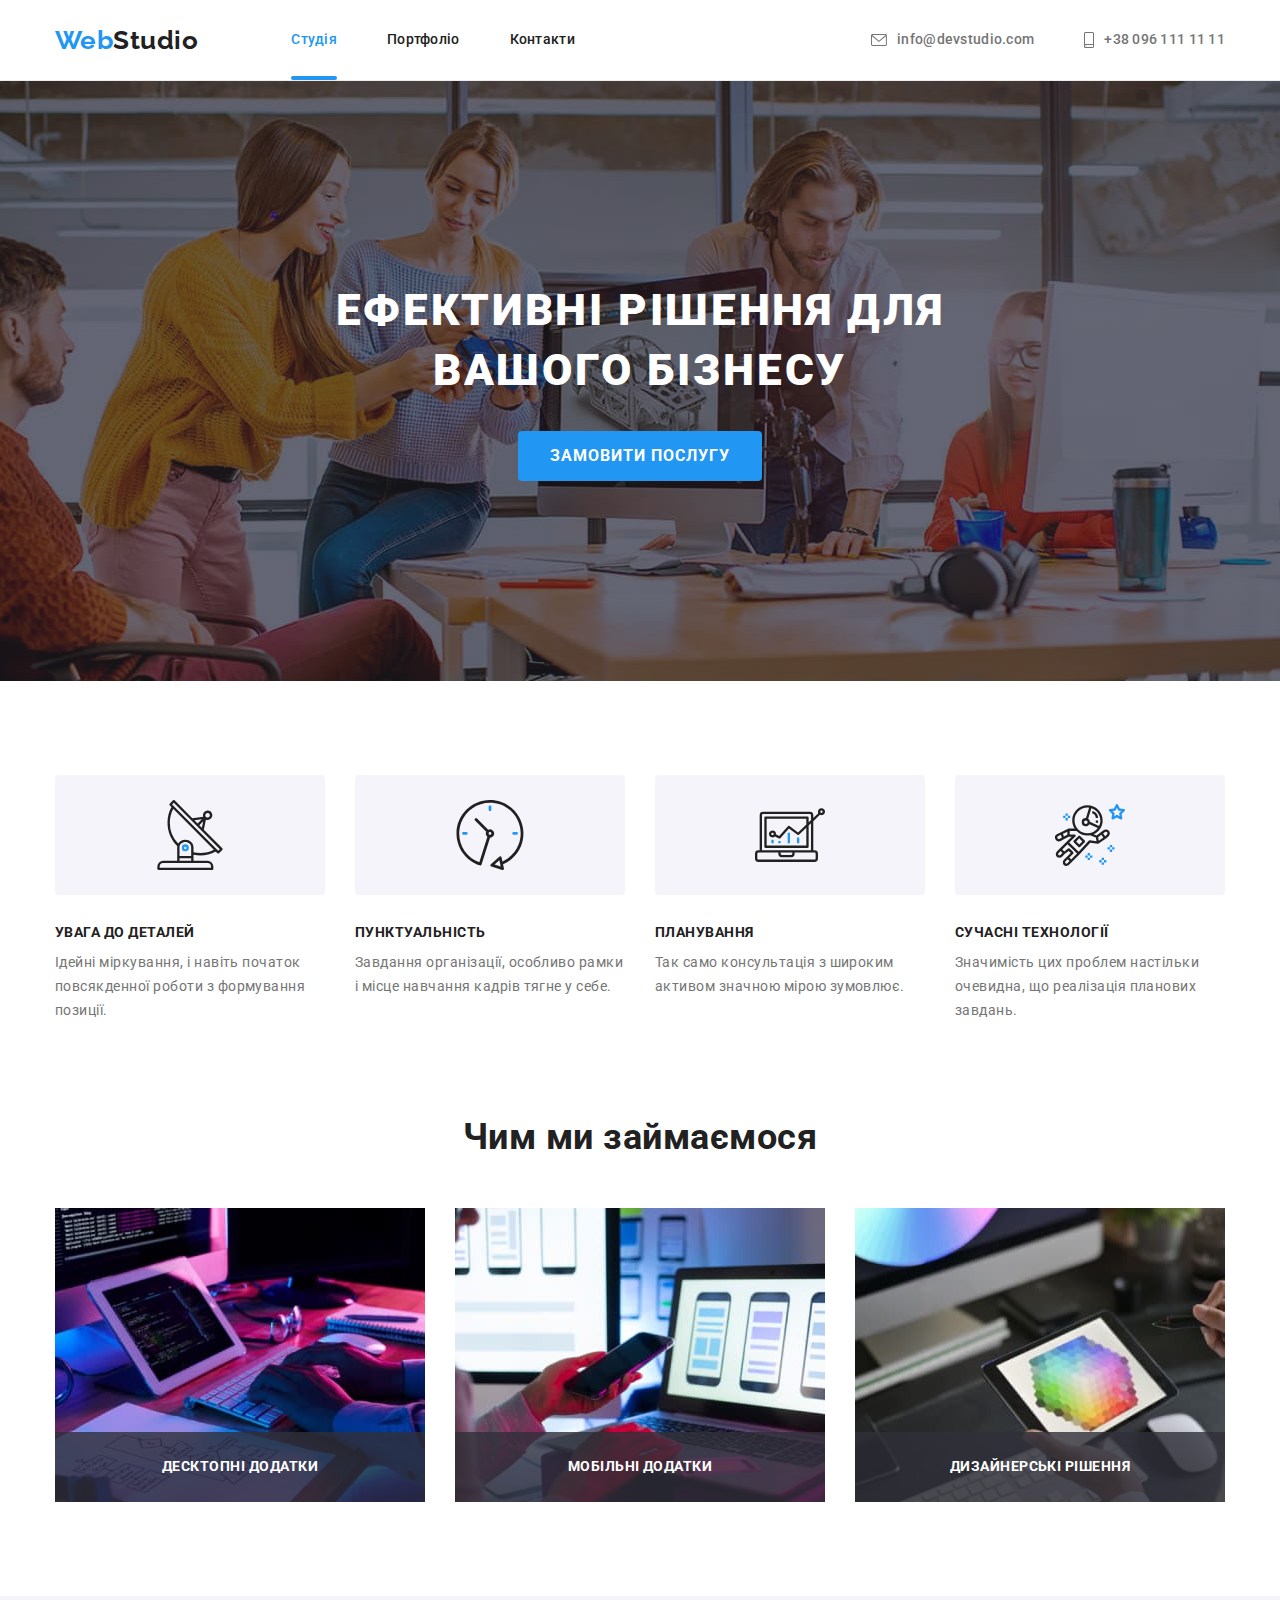
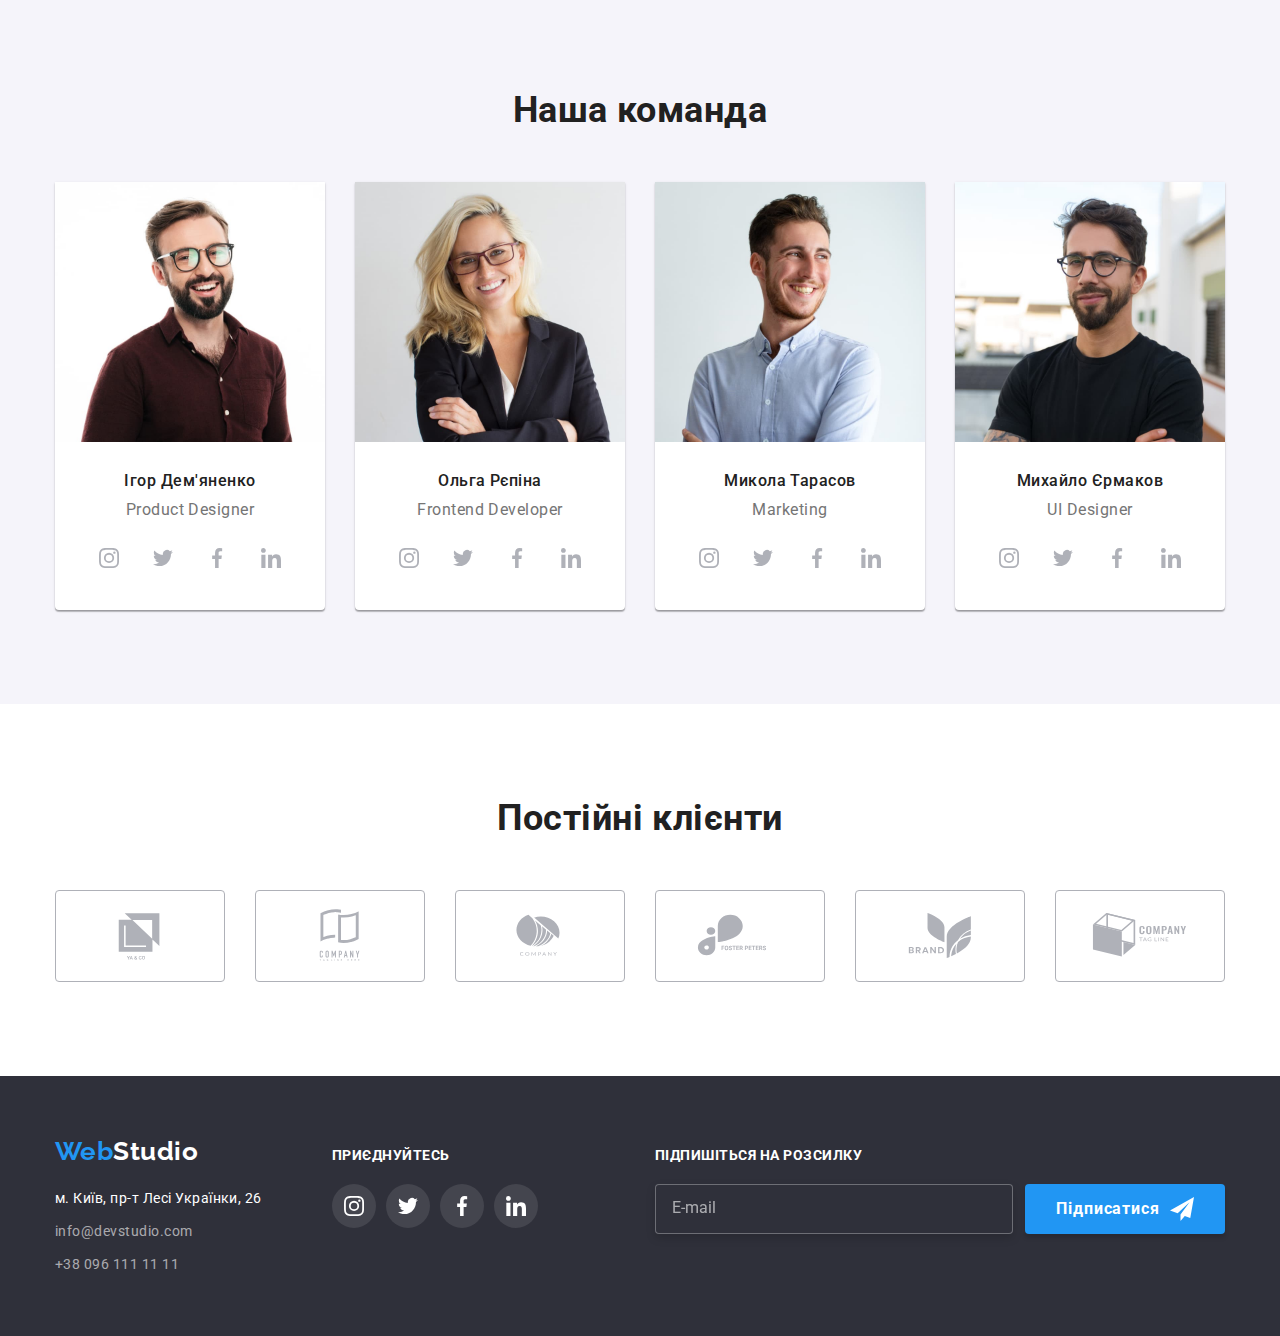
<file: index.html>
<!DOCTYPE html>
<html lang="uk">
  <head>
    <meta charset="UTF-8" />
    <meta http-equiv="X-UA-Compatible" content="IE=edge" />
    <meta name="viewport" content="width=device-width, initial-scale=1.0" />
    <title>Document</title>
    <link rel="preconnect" href="https://fonts.googleapis.com" />
    <link rel="preconnect" href="https://fonts.gstatic.com" crossorigin />
    <link
      rel="stylesheet"
      href="https://cdnjs.cloudflare.com/ajax/libs/modern-normalize/1.1.0/modern-normalize.min.css"
    />
    <link rel="stylesheet" href="./css/main.min.css" />
  </head>
  <body>
    <header class="page-header">
      <div class="page-header__container container">
        <nav class="logo">
          <a class="logo__link link" href="./index.html"
            >Web<span class="logo-header logo">Studio</span>
          </a>
          <ul class="navigation nav list">
            <li class="navigation__item">
              <a
                href="./index.html"
                class="navigation__link navigation__link--current link"
                >Студія</a
              >
            </li>
            <li class="navigation__item">
              <a href="./portfolio.html" class="navigation__link link"
                >Портфоліо</a
              >
            </li>
            <li class="navigation__item">
              <a href="" class="navigation__link link">Контакти</a>
            </li>
          </ul>
        </nav>
        <ul class="contact list">
          <li class="contact__item">
            <a class="contact__link link" href="mailto:info@devstudio.com">
              <svg class="contact__icon" width="16" height="12">
                <use href="./images/symbol-defs.svg#icon-envelope"></use></svg
              >info@devstudio.com
            </a>
          </li>
          <li class="contact__item">
            <a class="contact__link link" href="tel:+380961111111">
              <svg class="contact__icon" width="10" height="16">
                <use href="./images/symbol-defs.svg#icon-smartphone"></use></svg
              >+38 096 111 11 11</a
            >
          </li>
        </ul>
      </div>
    </header>
    <main>
      <section class="hero section">
        <div class="container">
          <h1 class="hero__title">
            Ефективні рішення для <br />
            вашого бізнесу
          </h1>
          <button class="hero__button" type="button" data-modal-open>
            Замовити послугу
          </button>
        </div>
        <div class="backdrop is-hidden" data-modal>
          <div class="modal">
            <button class="modal-close-btn" type="button" data-modal-close>
              <svg width="18" height="18">
                <use href="./images/symbol-defs.svg#icon-close-black"></use>
              </svg>
            </button>
            <form class="modal-inputs">
              <p class="modal-header">Залиште свої дані, ми вам передзвонимо</p>
              <div class="modal__field">
                <label for="user_name" class="modal__field-label">Ім'я</label>
                <div class="modal__input">
                  <input
                    type="text"
                    name="user"
                    id="user_name"
                    class="modal__field-input"
                  />
                  <svg class="modal__field-icon" width="18" height="18">
                    <use
                      href="./images/symbol-defs.svg#icon-person-black"
                    ></use>
                  </svg>
                </div>
              </div>
              <div class="modal__field">
                <label for="phone_number" class="modal__field-label"
                  >Телефон</label
                >
                <div class="modal__input">
                  <input
                    type="tel"
                    name="tel"
                    id="phone_number"
                    class="modal__field-input"
                  />
                  <svg class="modal__field-icon" width="18" height="18">
                    <use href="./images/symbol-defs.svg#icon-phone-black"></use>
                  </svg>
                </div>
              </div>
              <div class="modal__field">
                <label for="user_email" class="modal__field-label">Пошта</label>
                <div class="modal__input">
                  <input
                    type="email"
                    name="email"
                    id="user_email"
                    class="modal__field-input"
                  />
                  <svg class="modal__field-icon" width="18" height="18">
                    <use href="./images/symbol-defs.svg#icon-email-black"></use>
                  </svg>
                </div>
              </div>
              <div class="modal__field modal__field-coment">
                <label for="coment" class="modal__field-label">Коментар</label>
                <textarea
                  name="coment"
                  id="coment"
                  class="modal__field-input--coment"
                  placeholder="Введіть текст"
                ></textarea>
              </div>
              <div class="modal__license">
                <label class="modal__license-label">
                  <input
                    type="checkbox"
                    name="checkbox"
                    class="modal__license-input"
                  />
                  <span class="modal__license-icon"></span>
                  <span class="modal__license-text"
                    >Погоджуюся з розсилкою та приймаю</span
                  >
                  <span>
                    <a href="" class="modal__license-link">Умови договору</a>
                  </span>
                </label>
              </div>
              <button type="submit" class="modal__sent-btn">Відправити</button>
            </form>
          </div>
        </div>
      </section>
      <section class="section feature">
        <div class="container">
          <h2 class="visually-hidden feature__title">Особливості</h2>
          <ul class="feature__list list">
            <li class="feature__item">
              <div class="feature__image">
                <svg width="70" height="70">
                  <use href="./images/symbol-defs.svg#icon-antenna"></use>
                </svg>
              </div>
              <h3 class="feature__title">УВАГА ДО ДЕТАЛЕЙ</h3>
              <p class="text feature__text">
                Ідейні міркування, і навіть початок повсякденної роботи з
                формування позиції.
              </p>
            </li>
            <li class="feature__item">
              <div class="feature__image">
                <svg width="70" height="70">
                  <use href="./images/symbol-defs.svg#icon-clock"></use>
                </svg>
              </div>
              <h3 class="feature__title">ПУНКТУАЛЬНІСТЬ</h3>
              <p class="text feature__text">
                Завдання організації, особливо рамки і місце навчання кадрів
                тягне у себе.
              </p>
            </li>
            <li class="feature__item">
              <div class="feature__image">
                <svg width="70" height="70">
                  <use href="./images/symbol-defs.svg#icon-diagram"></use>
                </svg>
              </div>
              <h3 class="feature__title">ПЛАНУВАННЯ</h3>
              <p class="text feature__text">
                Так само консультація з широким активом значною мірою зумовлює.
              </p>
            </li>
            <li class="feature__item">
              <div class="feature__image">
                <svg width="70" height="70">
                  <use href="./images/symbol-defs.svg#icon-astronaut"></use>
                </svg>
              </div>
              <h3 class="feature__title">СУЧАСНІ ТЕХНОЛОГІЇ</h3>
              <p class="text feature__text">
                Значимість цих проблем настільки очевидна, що реалізація
                планових завдань.
              </p>
            </li>
          </ul>
        </div>
      </section>
      <section class="section development section-development">
        <div class="container">
          <h2 class="title">Чим ми займаємося</h2>
          <ul class="list development__list">
            <li class="development__item">
              <div class="development__image">
                <img
                  class="image"
                  src="images/img.jpg"
                  alt="Десктопні додатки"
                  width="370"
                />
                <div class="development__text">
                  <p>Десктопні додатки</p>
                </div>
              </div>
            </li>
            <li class="development__item">
              <div class="development__image">
                <img
                  class="image"
                  src="images/img(1).jpg"
                  alt="Мобільні додатки"
                  width="370"
                />
                <div class="development__text">
                  <p>Мобільні додатки</p>
                </div>
              </div>
            </li>
            <li class="development__item">
              <div class="development__image">
                <img
                  class="image"
                  src="images/img(2).jpg"
                  alt="Дизайнерські рішення"
                  width="370"
                />
                <div class="development__text">
                  <p>Дизайнерські рішення</p>
                </div>
              </div>
            </li>
          </ul>
        </div>
      </section>
      <section class="team section">
        <div class="container">
          <h2 class="title">Наша команда</h2>
          <ul class="list team__list">
            <li class="item team__item">
              <img
                class="image"
                src="images/img(3).jpg"
                alt="Ігор Дем'яненко Product Designer"
                width="270"
              />
              <div class="team-card">
                <h3 class="team-card__name">Ігор Дем'яненко</h3>
                <p class="text team-card__text">Product Designer</p>
                <ul class="list team-social">
                  <li class="team-social__item">
                    <a href="" class="team-social__link">
                      <svg class="team-social__icon" width="20" height="20">
                        <use
                          href="./images/symbol-defs.svg#icon-instagram"
                        ></use>
                      </svg>
                    </a>
                  </li>
                  <li class="team-social__item">
                    <a href="" class="team-social__link">
                      <svg class="team-social__icon" width="20" height="20">
                        <use href="./images/symbol-defs.svg#icon-twitter"></use>
                      </svg>
                    </a>
                  </li>
                  <li class="team-social__item">
                    <a href="" class="team-social__link">
                      <svg class="team-social__icon" width="20" height="20">
                        <use
                          href="./images/symbol-defs.svg#icon-facebook"
                        ></use>
                      </svg>
                    </a>
                  </li>
                  <li class="team-social__item">
                    <a href="" class="team-social__link">
                      <svg class="team-social__icon" width="20" height="20">
                        <use
                          href="./images/symbol-defs.svg#icon-linkedin"
                        ></use>
                      </svg>
                    </a>
                  </li>
                </ul>
              </div>
            </li>
            <li class="item team__item">
              <img
                class="image"
                src="images/img(4).jpg"
                alt="Ольга Рєпіна Frontend Developer"
                width="270"
              />
              <div class="team-card">
                <h3 class="team-card__name">Ольга Рєпіна</h3>
                <p class="text team-card__text">Frontend Developer</p>
                <ul class="list team-social">
                  <li class="team-social__item">
                    <a href="" class="team-social__link">
                      <svg class="team-social__icon" width="20" height="20">
                        <use
                          href="./images/symbol-defs.svg#icon-instagram"
                        ></use>
                      </svg>
                    </a>
                  </li>
                  <li class="team-social__item">
                    <a href="" class="team-social__link">
                      <svg class="team-social__icon" width="20" height="20">
                        <use href="./images/symbol-defs.svg#icon-twitter"></use>
                      </svg>
                    </a>
                  </li>
                  <li class="team-social__item">
                    <a href="" class="team-social__link">
                      <svg class="team-social__icon" width="20" height="20">
                        <use
                          href="./images/symbol-defs.svg#icon-facebook"
                        ></use>
                      </svg>
                    </a>
                  </li>
                  <li class="team-social__item">
                    <a href="" class="team-social__link">
                      <svg class="team-social__icon" width="20" height="20">
                        <use
                          href="./images/symbol-defs.svg#icon-linkedin"
                        ></use>
                      </svg>
                    </a>
                  </li>
                </ul>
              </div>
            </li>
            <li class="item team__item">
              <img
                class="image"
                src="images/img(5).jpg"
                alt="Микола Тарасов Marketing"
                width="270"
              />
              <div class="team-card">
                <h3 class="team-card__name">Микола Тарасов</h3>
                <p class="text team-card__text">Marketing</p>
                <ul class="list team-social">
                  <li class="team-social__item">
                    <a href="" class="team-social__link">
                      <svg class="team-social__icon" width="20" height="20">
                        <use
                          href="./images/symbol-defs.svg#icon-instagram"
                        ></use>
                      </svg>
                    </a>
                  </li>
                  <li class="team-social__item">
                    <a href="" class="team-social__link">
                      <svg class="team-social__icon" width="20" height="20">
                        <use href="./images/symbol-defs.svg#icon-twitter"></use>
                      </svg>
                    </a>
                  </li>
                  <li class="team-social__item">
                    <a href="" class="team-social__link">
                      <svg class="team-social__icon" width="20" height="20">
                        <use
                          href="./images/symbol-defs.svg#icon-facebook"
                        ></use>
                      </svg>
                    </a>
                  </li>
                  <li class="team-social__item">
                    <a href="" class="team-social__link">
                      <svg class="team-social__icon" width="20" height="20">
                        <use
                          href="./images/symbol-defs.svg#icon-linkedin"
                        ></use>
                      </svg>
                    </a>
                  </li>
                </ul>
              </div>
            </li>
            <li class="item team__item">
              <img
                class="image"
                src="images/img(6).jpg"
                alt="Михайло Єрмаков UI Designer"
                width="270"
              />
              <div class="team-card">
                <h3 class="team-card__name">Михайло Єрмаков</h3>
                <p class="text team-card__text">UI Designer</p>
                <ul class="list team-social">
                  <li class="team-social__item">
                    <a href="" class="team-social__link">
                      <svg class="team-social__icon" width="20" height="20">
                        <use
                          href="./images/symbol-defs.svg#icon-instagram"
                        ></use>
                      </svg>
                    </a>
                  </li>
                  <li class="team-social__item">
                    <a href="" class="team-social__link">
                      <svg class="team-social__icon" width="20" height="20">
                        <use href="./images/symbol-defs.svg#icon-twitter"></use>
                      </svg>
                    </a>
                  </li>
                  <li class="team-social__item">
                    <a href="" class="team-social__link">
                      <svg class="team-social__icon" width="20" height="20">
                        <use
                          href="./images/symbol-defs.svg#icon-facebook"
                        ></use>
                      </svg>
                    </a>
                  </li>
                  <li class="team-social__item">
                    <a href="" class="team-social__link">
                      <svg class="team-social__icon" width="20" height="20">
                        <use
                          href="./images/symbol-defs.svg#icon-linkedin"
                        ></use>
                      </svg>
                    </a>
                  </li>
                </ul>
              </div>
            </li>
          </ul>
        </div>
      </section>
      <section class="section client">
        <div class="container">
          <h2 class="title">Постійні клієнти</h2>
          <ul class="list client__list">
            <li class="client__item">
              <a class="client__link" href="">
                <svg class="client__icon" width="106" height="60">
                  <use href="./images/symbol-defs.svg#icon-logo"></use>
                </svg>
              </a>
            </li>
            <li class="client__item">
              <a class="client__link" href="">
                <svg class="client__icon" width="106" height="60">
                  <use href="./images/symbol-defs.svg#icon-logo1"></use>
                </svg>
              </a>
            </li>
            <li class="client__item">
              <a class="client__link" href="">
                <svg class="client__icon" width="106" height="60">
                  <use href="./images/symbol-defs.svg#icon-logo3"></use>
                </svg>
              </a>
            </li>
            <li class="client__item">
              <a class="client__link" href="">
                <svg class="client__icon" width="106" height="60">
                  <use href="./images/symbol-defs.svg#icon-logo4"></use>
                </svg>
              </a>
            </li>
            <li class="client__item">
              <a class="client__link" href="">
                <svg class="client__icon" width="106" height="60">
                  <use href="./images/symbol-defs.svg#icon-logo5"></use>
                </svg>
              </a>
            </li>
            <li class="client__item">
              <a class="client__link" href="">
                <svg class="client__icon" width="106" height="60">
                  <use href="./images/symbol-defs.svg#icon-logo6"></use>
                </svg>
              </a>
            </li>
          </ul>
        </div>
      </section>
    </main>
    <footer class="page-footer">
      <div class="container page-footer__container">
        <div class="logotype">
          <a
            class="logotype__link logotype__link--footer link"
            href="./index.html"
            >Web<span class="logotype__label">Studio</span>
          </a>
          <address class="address">
            <p class="address__text">м. Київ, пр-т Лесі Українки, 26</p>
            <ul class="address__list list">
              <li class="address__item">
                <a
                  href="mailto:info@devstudio.com"
                  class="address__contact link"
                  >info@devstudio.com</a
                >
              </li>
              <li class="address__item">
                <a href="tel:+380961111111" class="address__contact link"
                  >+38 096 111 11 11</a
                >
              </li>
            </ul>
          </address>
        </div>
        <div class="footer-social">
          <h2 class="footer-title">Приєднуйтесь</h2>
          <ul class="list footer-social__list">
            <li class="footer-social__item">
              <a href="" class="footer-social__link">
                <svg class="footer-social__icon" width="20" height="20">
                  <use href="./images/symbol-defs.svg#icon-instagram"></use>
                </svg>
              </a>
            </li>
            <li class="footer-social__item">
              <a href="" class="footer-social__link">
                <svg class="footer-social__icon" width="20" height="20">
                  <use href="./images/symbol-defs.svg#icon-twitter"></use>
                </svg>
              </a>
            </li>
            <li class="footer-social__item">
              <a href="" class="footer-social__link">
                <svg class="footer-social__icon" width="20" height="20">
                  <use href="./images/symbol-defs.svg#icon-facebook"></use>
                </svg>
              </a>
            </li>
            <li class="footer-social__item">
              <a href="" class="footer-social__link">
                <svg class="footer-social__icon" width="20" height="20">
                  <use href="./images/symbol-defs.svg#icon-linkedin"></use>
                </svg>
              </a>
            </li>
          </ul>
        </div>
        <div class="subscription">
          <h2 class="footer-title">Підпишіться на розсилку</h2>
          <form class="subscription__form">
            <input
              class="subscription__input"
              type="email"
              name="email"
              placeholder="E-mail"
            />
            <button type="submit" class="subscription__button-submit">
              Підписатися
              <svg class="subscription__icon" width="24" height="24">
                <use href="./images/symbol-defs.svg#icon-send"></use>
              </svg>
            </button>
          </form>
        </div>
      </div>
    </footer>
    <script src="./js/modal.js"></script>
  </body>
</html>
</file>
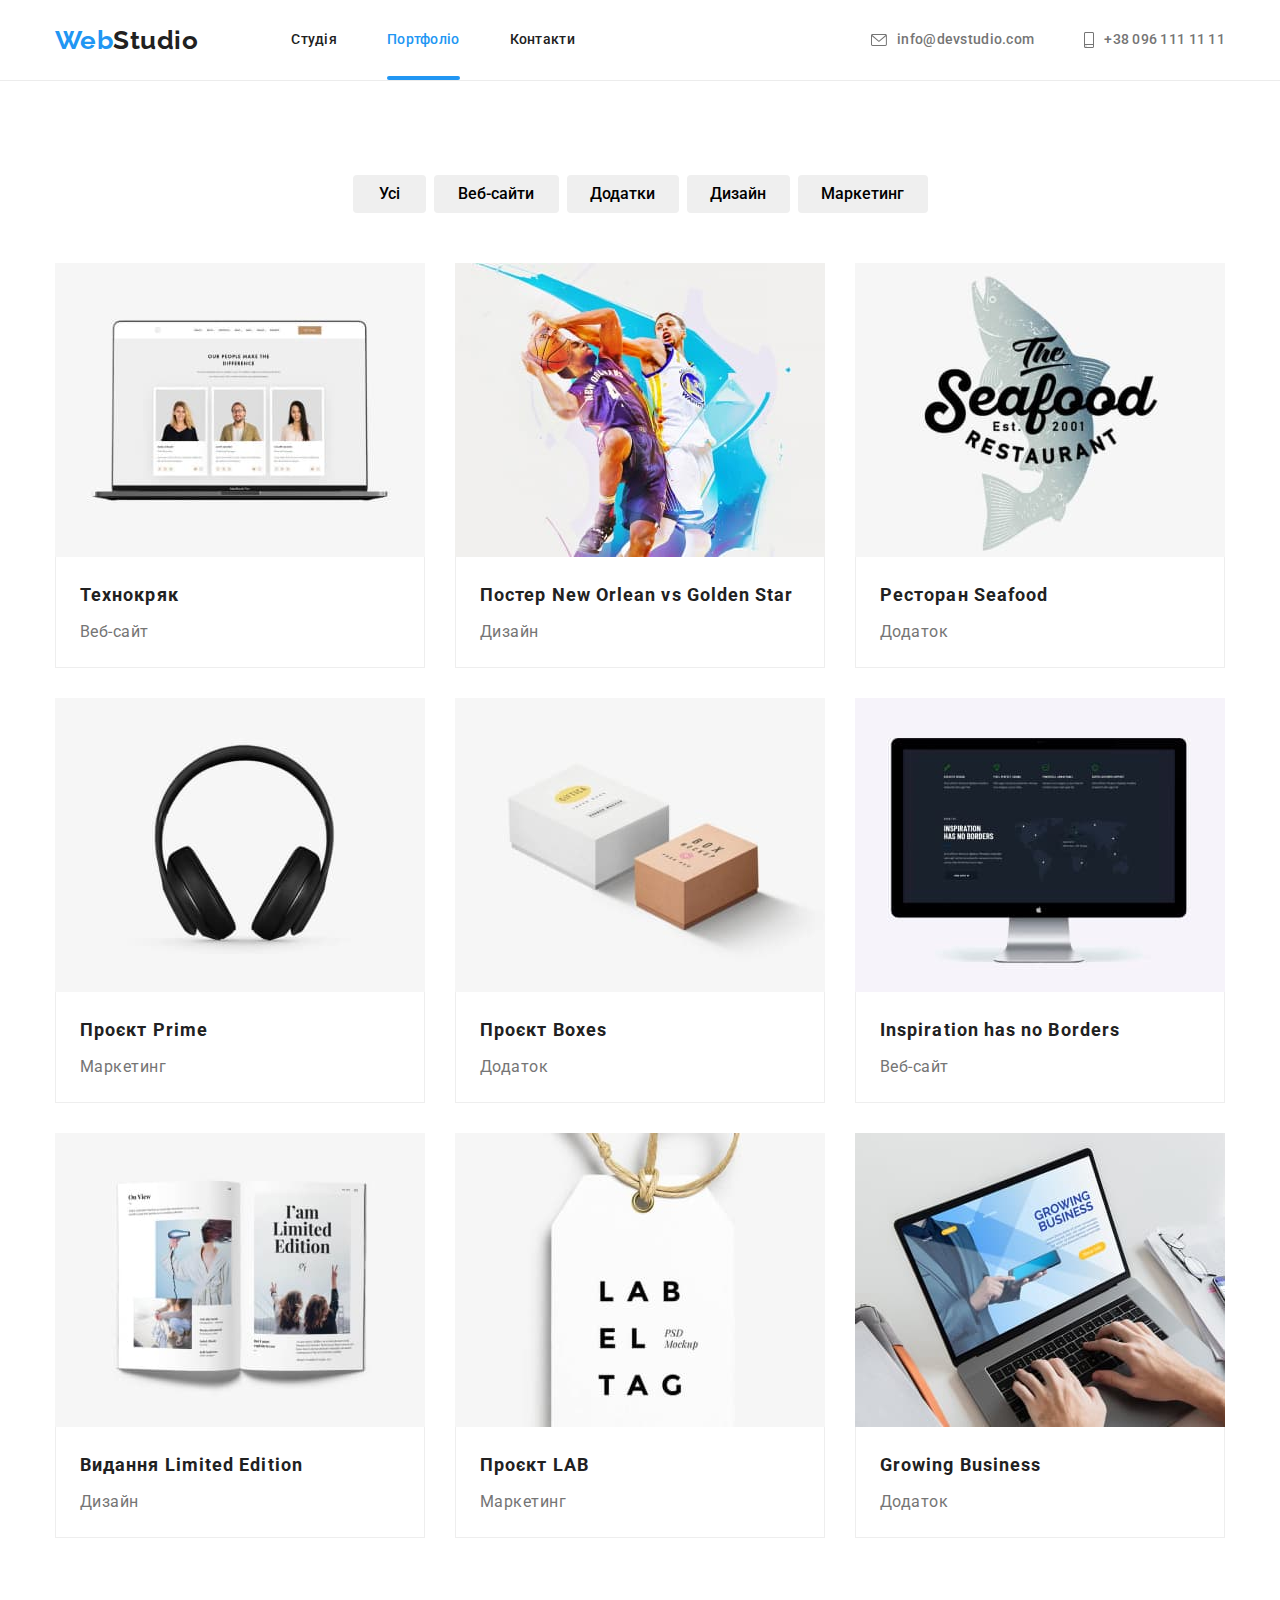
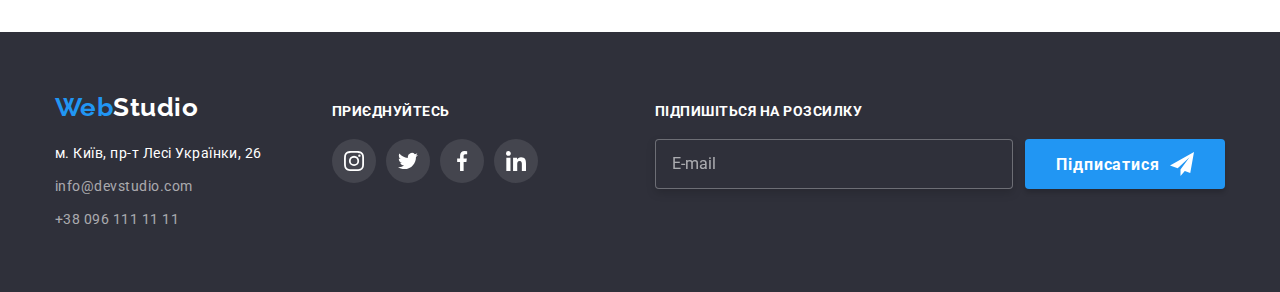
<file: portfolio.html>
<!DOCTYPE html>
<html lang="uk">
  <head>
    <meta charset="UTF-8" />
    <meta http-equiv="X-UA-Compatible" content="IE=edge" />
    <meta name="viewport" content="width=device-width, initial-scale=1.0" />
    <title>Document</title>
    <link rel="preconnect" href="https://fonts.googleapis.com" />
    <link rel="preconnect" href="https://fonts.gstatic.com" crossorigin />
    <link
      rel="stylesheet"
      href="https://cdnjs.cloudflare.com/ajax/libs/modern-normalize/1.1.0/modern-normalize.min.css"
    />
    <link rel="stylesheet" href="./css/main.min.css" />
  </head>
  <body>
    <header class="page-header">
      <div class="page-header__container container">
        <nav class="logo">
          <a class="logo__link link" href="./index.html"
            >Web<span class="logo-header logo">Studio</span>
          </a>
          <ul class="navigation nav list">
            <li class="navigation__item">
              <a href="./index.html" class="navigation__link link">Студія</a>
            </li>
            <li class="navigation__item">
              <a
                href="./portfolio.html"
                class="navigation__link navigation__link--current link"
                >Портфоліо</a
              >
            </li>
            <li class="navigation__item">
              <a href="" class="navigation__link link">Контакти</a>
            </li>
          </ul>
        </nav>
        <ul class="contact list">
          <li class="contact__item">
            <a class="contact__link link" href="mailto:info@devstudio.com">
              <svg class="contact__icon" width="16" height="12">
                <use href="./images/symbol-defs.svg#icon-envelope"></use></svg
              >info@devstudio.com
            </a>
          </li>
          <li class="contact__item">
            <a class="contact__link link" href="tel:+380961111111">
              <svg class="contact__icon" width="10" height="16">
                <use href="./images/symbol-defs.svg#icon-smartphone"></use></svg
              >+38 096 111 11 11</a
            >
          </li>
        </ul>
      </div>
    </header>
    <main>
      <section class="section">
        <div class="container">
          <h1 class="visually-hidden filter">Портфоліо</h1>
          <ul class="list filter">
            <li class="filter__item">
              <button
                class="filter__button filter__button--first"
                type="button"
              >
                Усі
              </button>
            </li>
            <li class="filter__item">
              <button
                class="filter__button filter__button--second"
                type="button"
              >
                Веб-сайти
              </button>
            </li>
            <li class="filter__item">
              <button
                class="filter__button filter__button--third"
                type="button"
              >
                Додатки
              </button>
            </li>
            <li class="filter__item">
              <button
                class="filter__button filter__button--fourth"
                type="button"
              >
                Дизайн
              </button>
            </li>
            <li class="filter__item">
              <button
                class="filter__button filter__button--fifth"
                type="button"
              >
                Маркетинг
              </button>
            </li>
          </ul>
          <ul class="list project">
            <li class="item project__item">
              <a href="" class="project__link link">
                <div class="project__image">
                  <img
                    class="image"
                    src="images/img(7).jpg"
                    alt="ноутбук з розробниками"
                    width="370"
                  />
                  <div class="project__overlay">
                    <p class="project__desctiption">
                      Ресурс пропонує комплексні пропозиції з різним рівнем
                      функціоналу та сервісів. Все це дозволить відвідувачу
                      отримати вичерпні відомості про компанію чи приватну
                      особу.
                    </p>
                  </div>
                </div>
                <div class="project__footer">
                  <h2 class="project__title">Технокряк</h2>
                  <p class="text project__text">Веб-сайт</p>
                </div>
              </a>
            </li>
            <li class="item project__item">
              <a href="" class="project__link link">
                <div class="project__image">
                  <img
                    class="image"
                    src="images/img(8).jpg"
                    alt="Постер New Orlean vs Golden Star"
                    width="370"
                  />
                  <div class="project__overlay">
                    <p class="project__desctiption">
                      Lorem ipsum dolor sit amet consectetur adipisicing elit.
                      Rem fuga asperiores dolorem blanditiis aliquam? Est
                      molestias totam dolore aliquid voluptatibus laborum nihil
                      consectetur nam, magni quibusdam exercitationem,
                      aspernatur, deleniti delectus.
                    </p>
                  </div>
                </div>
                <div class="project__footer">
                  <h2 class="project__title">
                    Постер New Orlean vs Golden Star
                  </h2>
                  <p class="text project__text">Дизайн</p>
                </div>
              </a>
            </li>
            <li class="item project__item">
              <a href="" class="project__link link">
                <div class="project__image">
                  <img
                    class="image"
                    src="images/img(9).jpg"
                    alt="емблема ресторану Seafood"
                    width="370"
                  />
                  <div class="project__overlay">
                    <p class="project__desctiption"></p>
                  </div>
                </div>
                <div class="project__footer">
                  <h2 class="project__title">Ресторан Seafood</h2>
                  <p class="text project__text">Додаток</p>
                </div>
              </a>
            </li>
            <li class="item project__item">
              <a href="" class="project__link link">
                <div class="project__image">
                  <img
                    class="image"
                    src="images/img(10).jpg"
                    alt="Навушники"
                    width="370"
                  />
                  <div class="project__overlay">
                    <p class="project__desctiption"></p>
                  </div>
                </div>
                <div class="project__footer">
                  <h2 class="project__title">Проєкт Prime</h2>
                  <p class="text project__text">Маркетинг</p>
                </div></a
              >
            </li>
            <li class="item project__item">
              <a href="" class="project__link link">
                <div class="project__image">
                  <img
                    class="image"
                    src="images/img(11).jpg"
                    alt="Дві коробки"
                    width="370"
                  />
                  <div class="project__overlay">
                    <p class="project__desctiption"></p>
                  </div>
                </div>
                <div class="project__footer">
                  <h2 class="project__title">Проєкт Boxes</h2>
                  <p class="text project__text">Додаток</p>
                </div>
              </a>
            </li>
            <li class="item project__item">
              <a href="" class="project__link link">
                <div class="project__image">
                  <img
                    class="image"
                    src="images/img(12).jpg"
                    alt="Сторінка сайту"
                    width="370"
                  />
                  <div class="project__overlay">
                    <p class="project__desctiption"></p>
                  </div>
                </div>
                <div class="project__footer">
                  <h2 class="project__title">Inspiration has no Borders</h2>
                  <p class="text project__text">Веб-сайт</p>
                </div>
              </a>
            </li>
            <li class="item project__item">
              <a href="" class="project__link link">
                <div class="project__image">
                  <img
                    class="image"
                    src="images/img(13).jpg"
                    alt="Видання Limited Edition"
                    width="370"
                  />
                  <div class="project__overlay">
                    <p class="project__desctiption"></p>
                  </div>
                </div>
                <div class="project__footer">
                  <h2 class="project__title link">Видання Limited Edition</h2>
                  <p class="text project__text">Дизайн</p>
                </div>
              </a>
            </li>
            <li class="item project__item">
              <a href="" class="project__link link">
                <div class="project__image">
                  <img
                    class="image"
                    src="images/img(14).jpg"
                    alt="Бірка з назвою проекту LAB"
                    width="370"
                  />
                  <div class="project__overlay">
                    <p class="project__desctiption"></p>
                  </div>
                </div>
                <div class="project__footer">
                  <h2 class="project__title link">Проєкт LAB</h2>
                  <p class="text project__text">Маркетинг</p>
                </div>
              </a>
            </li>
            <li class="item project__item">
              <a href="" class="project__link link">
                <div class="project__image">
                  <img
                    class="image"
                    src="images/img(15).jpg"
                    alt="Початкова сторінка з інформацією про зростаючий бізнес"
                    width="370"
                  />
                  <div class="project__overlay">
                    <p class="project__desctiption"></p>
                  </div>
                </div>
                <div class="project__footer">
                  <h2 class="project__title">Growing Business</h2>
                  <p class="text project__text">Додаток</p>
                </div>
              </a>
            </li>
          </ul>
        </div>
      </section>
    </main>
    <footer class="page-footer">
      <div class="container page-footer__container">
        <div class="logotype">
          <a
            class="logotype__link logotype__link--footer link"
            href="./index.html"
            >Web<span class="logotype__label">Studio</span>
          </a>
          <address class="address">
            <p class="address__text">м. Київ, пр-т Лесі Українки, 26</p>
            <ul class="address__list list">
              <li class="address__item">
                <a
                  href="mailto:info@devstudio.com"
                  class="address__contact link"
                  >info@devstudio.com</a
                >
              </li>
              <li class="address__item">
                <a href="tel:+380961111111" class="address__contact link"
                  >+38 096 111 11 11</a
                >
              </li>
            </ul>
          </address>
        </div>
        <div class="footer-social">
          <h2 class="footer-title">Приєднуйтесь</h2>
          <ul class="list footer-social__list">
            <li class="footer-social__item">
              <a href="" class="footer-social__link">
                <svg class="footer-social__icon" width="20" height="20">
                  <use href="./images/symbol-defs.svg#icon-instagram"></use>
                </svg>
              </a>
            </li>
            <li class="footer-social__item">
              <a href="" class="footer-social__link">
                <svg class="footer-social__icon" width="20" height="20">
                  <use href="./images/symbol-defs.svg#icon-twitter"></use>
                </svg>
              </a>
            </li>
            <li class="footer-social__item">
              <a href="" class="footer-social__link">
                <svg class="footer-social__icon" width="20" height="20">
                  <use href="./images/symbol-defs.svg#icon-facebook"></use>
                </svg>
              </a>
            </li>
            <li class="footer-social__item">
              <a href="" class="footer-social__link">
                <svg class="footer-social__icon" width="20" height="20">
                  <use href="./images/symbol-defs.svg#icon-linkedin"></use>
                </svg>
              </a>
            </li>
          </ul>
        </div>
        <div class="subscription">
          <h2 class="footer-title">Підпишіться на розсилку</h2>
          <form class="subscription__form">
            <input
              class="subscription__input"
              type="email"
              name="email"
              placeholder="E-mail"
            />
            <button type="submit" class="subscription__button-submit">
              Підписатися
              <svg class="subscription__icon" width="24" height="24">
                <use href="./images/symbol-defs.svg#icon-send"></use>
              </svg>
            </button>
          </form>
        </div>
      </div>
    </footer>
  </body>
</html>
</file>
<file: css/main.min.css>
@import"https://fonts.googleapis.com/css2?family=Raleway:wght@700&family=Roboto:wght@400;500;700;900&display=swap";:root{--main-text-color: #212121;--secondary-text-color: #757575;--secondary-color: #2196f3;--primary-style-button: #f5f4fa;--secondary-text-btn: #ffffff;--text-footer: #ffffff;--contact-link-footer: rgba(255, 255, 255, 0.6);--background-color: #2f303a;--secondary-background-color: #ffffff;--third-background-color: #f5f5f5;--fourth-background-color: #f5f4fa;--background-main-button: #188ce8;--border-color: #eeeeee;--border-header-color: #ececec;--background-features-icon: rgba(245, 244, 250, 1);--team-box-shadow: 0px 1px 3px rgba(0, 0, 0, 0.12), 0px 1px 1px rgba(0, 0, 0, 0.14), 0px 2px 1px rgba(0, 0, 0, 0.2);--icon-color: rgba(175, 177, 184, 1);--team-social-background-color: rgba(255, 255, 255, 1);--box-shadow-filter: 0px 3px 1px rgba(0, 0, 0, 0.1), 0px 1px 2px rgba(0, 0, 0, 0.08), 0px 2px 2px rgba(0, 0, 0, 0.12);--footer-soc-background: rgba(255, 255, 255, 0.1);--filter-card-box-shadow: 0px 1px 1px rgba(0, 0, 0, 0.12), 0px 4px 4px rgba(0, 0, 0, 0.06), 1px 4px 6px rgba(0, 0, 0, 0.16);--animation: 250ms cubic-bezier(0.4, 0, 0.2, 1)}.visually-hidden{position:absolute;white-space:nowrap;width:1px;height:1px;overflow:hidden;border:0;padding:0;clip:rect(0 0 0 0);-webkit-clip-path:in(50%);clip-path:in(50%);margin:-1px}body{color:var(--main-text-color);font-family:Roboto,sans-serif;letter-spacing:.03em}h1,h2,h3,h4,h5,h6,p,ul{margin:0;padding:0}.list{list-style:none}.item{background-color:var(--secondary-background-color)}.text{color:var(--secondary-text-color)}.link{text-decoration:none}.section{padding-top:94px;padding-bottom:94px}.title{margin-bottom:50px;font-weight:700;font-size:36px;line-height:1.16;text-align:center}.image{display:block;max-width:100%;height:auto}.footer-title{margin-bottom:20px;font-weight:700;font-size:14px;line-height:1.14;text-transform:uppercase;color:var(--text-footer)}.container{width:1200px;padding-left:15px;padding-right:15px;margin-left:auto;margin-right:auto}.page-header{background-color:var(--secondary-background-color);border-bottom:1px solid var(--border-header-color)}.page-header__container{display:-webkit-box;display:-ms-flexbox;display:flex;-webkit-box-align:center;-ms-flex-align:center;align-items:center;-webkit-box-pack:justify;-ms-flex-pack:justify;justify-content:space-between}.logo{display:-webkit-box;display:-ms-flexbox;display:flex;-webkit-box-align:center;-ms-flex-align:center;align-items:center;color:var(--main-text-color)}.logo__link{display:-webkit-box;display:-ms-flexbox;display:flex;font-style:normal;font-weight:700;font-family:Raleway,sans-serif;font-size:26px;line-height:1.19;color:var(--secondary-color)}.navigation{display:-webkit-box;display:-ms-flexbox;display:flex}.nav{margin-left:93px}.navigation__item{font-style:normal;font-weight:500;font-size:14px;line-height:1.14;letter-spacing:.02em}.navigation__item:not(:last-child){margin-right:50px}.navigation__link{display:block;padding-top:32px;padding-bottom:32px;color:var(--main-text-color);font-weight:500;font-size:14px;line-height:1.14;letter-spacing:.02em;-webkit-transition:color var(--animation);transition:color var(--animation)}.navigation__link:hover,.navigation__link:focus{color:var(--secondary-color)}.navigation__link--current{position:relative;color:var(--secondary-color)}.navigation__link--current::after{content:"";position:absolute;display:block;width:100%;height:4px;left:0;bottom:0;background-color:var(--secondary-color);border-radius:2px}.contact{display:-webkit-box;display:-ms-flexbox;display:flex;margin-left:auto}.contact__item:not(:last-child){margin-right:50px}.contact__link{display:-webkit-box;display:-ms-flexbox;display:flex;-webkit-box-align:center;-ms-flex-align:center;align-items:center;-webkit-box-pack:center;-ms-flex-pack:center;justify-content:center;color:var(--secondary-text-color);font-weight:500;font-size:14px;line-height:1.14;letter-spacing:.02em;-webkit-transition:color var(--animation);transition:color var(--animation)}.contact__link:hover,.contact__link:focus{color:var(--secondary-color)}.contact__icon{display:block;fill:currentColor;margin-right:10px}.hero{max-width:1600px;min-height:600px;margin-left:auto;margin-right:auto;background-color:var(--background-color);background-image:-webkit-gradient(linear, left top, right top, from(rgba(47, 48, 58, 0.4)), to(rgba(47, 48, 58, 0.4))),url("../images/img(16).jpg");background-image:linear-gradient(to right, rgba(47, 48, 58, 0.4), rgba(47, 48, 58, 0.4)),url("../images/img(16).jpg");background-size:cover;background-repeat:no-repeat;background-position:center;text-align:center;padding-top:200px;padding-bottom:200px}.hero__title{margin-bottom:30px;color:var(--secondary-text-btn);font-weight:900;font-size:44px;line-height:1.36;letter-spacing:.06em;text-transform:uppercase}.hero__button{display:inline-block;min-width:216px;min-height:50px;border:0;border-radius:4px;padding:10px 32px;font-weight:700;font-family:inherit;font-size:16px;line-height:1.87;letter-spacing:.06em;text-transform:uppercase;color:var(--secondary-text-btn);background-color:var(--secondary-color);cursor:pointer;-webkit-transition:color var(--animation),background-color var(--animation),-webkit-box-shadow var(--animation);transition:color var(--animation),background-color var(--animation),-webkit-box-shadow var(--animation);transition:color var(--animation),background-color var(--animation),box-shadow var(--animation);transition:color var(--animation),background-color var(--animation),box-shadow var(--animation),-webkit-box-shadow var(--animation)}.hero__button:hover,.hero__button:focus{color:var(--secondary-text-btn);background-color:var(--background-main-button);-webkit-box-shadow:0px 4px 4px rgba(0,0,0,.15);box-shadow:0px 4px 4px rgba(0,0,0,.15)}.backdrop{position:fixed;z-index:1;top:0;left:0;width:100%;height:100%;background-color:rgba(0,0,0,.2);-webkit-transition:opacity var(--animation);transition:opacity var(--animation)}.is-hidden{opacity:0;pointer-events:none}.modal{position:fixed;width:528px;height:581px;padding:40px 40px;top:50%;left:50%;-webkit-transform:translate(-50%, -50%) scale(1);transform:translate(-50%, -50%) scale(1);background-color:var(--secondary-background-color);-webkit-box-shadow:0px 1px 3px rgba(0,0,0,.12),0px 1px 1px rgba(0,0,0,.14),0px 2px 1px rgba(0,0,0,.2);box-shadow:0px 1px 3px rgba(0,0,0,.12),0px 1px 1px rgba(0,0,0,.14),0px 2px 1px rgba(0,0,0,.2);border-radius:4px;opacity:1;-webkit-transition:opacity var(--animation),-webkit-transform var(--animation);transition:opacity var(--animation),-webkit-transform var(--animation);transition:transform var(--animation),opacity var(--animation);transition:transform var(--animation),opacity var(--animation),-webkit-transform var(--animation)}.modal-close-btn{position:absolute;display:-webkit-box;display:-ms-flexbox;display:flex;-webkit-box-align:center;-ms-flex-align:center;align-items:center;-webkit-box-pack:center;-ms-flex-pack:center;justify-content:center;margin:0;padding:0;top:8px;right:8px;width:30px;height:30px;border-radius:50%;border:1px solid rgba(0,0,0,.1);fill:#000;background-color:var(--secondary-background-color);opacity:1;-webkit-transition:opacity var(--animation),fill var(--animation);transition:opacity var(--animation),fill var(--animation)}.modal-close-btn:hover,.modal-close-btn:focus{fill:var(--secondary-color)}.backdrop.is-hidden .modal{-webkit-transform:translate(-50%, -50%) scale(0.5);transform:translate(-50%, -50%) scale(0.5);opacity:0}.modal-inputs{display:block}.modal-header{display:-webkit-box;display:-ms-flexbox;display:flex;text-align:center;-webkit-box-pack:center;-ms-flex-pack:center;justify-content:center;-webkit-box-align:center;-ms-flex-align:center;align-items:center;padding:0;width:100%;height:23px;margin-bottom:12px;font-weight:700;font-size:20px;line-height:1.15;color:var(--main-text-color)}.modal__field{text-align:left;margin-bottom:10px}.modal__field-label{display:block;margin-bottom:4px;font-weight:400;font-size:12px;line-height:1.16;letter-spacing:.01em;color:var(--secondary-text-color)}.modal__input{display:-webkit-box;display:-ms-flexbox;display:flex;position:relative;justify-items:center;-ms-flex-line-pack:center;align-content:center;width:100%}.modal__field-icon{position:absolute;top:50%;left:15px;-webkit-transform:translateY(-50%);transform:translateY(-50%);-webkit-transition:fill var(--animation);transition:fill var(--animation)}.modal__field-input{width:100%;height:40px;padding:0 0 0 42px;border:1px solid rgba(33,33,33,.2);border-radius:4px;cursor:pointer;-webkit-transition:border var(--animation),-webkit-box-shadow var(--animation);transition:border var(--animation),-webkit-box-shadow var(--animation);transition:border var(--animation),box-shadow var(--animation);transition:border var(--animation),box-shadow var(--animation),-webkit-box-shadow var(--animation)}.modal__field-input:focus{outline:0;border:1px solid var(--secondary-color);-webkit-box-shadow:0px 1px 3px rgba(0,0,0,.12),0px 1px 1px rgba(0,0,0,.14),0px 2px 1px rgba(0,0,0,.2);box-shadow:0px 1px 3px rgba(0,0,0,.12),0px 1px 1px rgba(0,0,0,.14),0px 2px 1px rgba(0,0,0,.2)}.modal__field-input:focus-within+.modal__field-icon{fill:var(--secondary-color)}.modal__field-coment{width:100%;margin-bottom:20px;text-align:left}.modal__field-input--coment{display:block;resize:none;padding:12px 16px;width:448px;height:120px;border:1px solid rgba(33,33,33,.2);border-radius:4px}.modal__field-input--coment::-webkit-input-placeholder{font-size:12px;line-height:1.16;letter-spacing:.01em;color:rgba(117,117,117,.5)}.modal__field-input--coment::-moz-placeholder{font-size:12px;line-height:1.16;letter-spacing:.01em;color:rgba(117,117,117,.5)}.modal__field-input--coment:-ms-input-placeholder{font-size:12px;line-height:1.16;letter-spacing:.01em;color:rgba(117,117,117,.5)}.modal__field-input--coment::-ms-input-placeholder{font-size:12px;line-height:1.16;letter-spacing:.01em;color:rgba(117,117,117,.5)}.modal__field-input--coment::placeholder{font-size:12px;line-height:1.16;letter-spacing:.01em;color:rgba(117,117,117,.5)}.modal__field-input--coment:focus{outline:0;border:1px solid var(--secondary-color);-webkit-box-shadow:0px 1px 3px rgba(0,0,0,.12),0px 1px 1px rgba(0,0,0,.14),0px 2px 1px rgba(0,0,0,.2);box-shadow:0px 1px 3px rgba(0,0,0,.12),0px 1px 1px rgba(0,0,0,.14),0px 2px 1px rgba(0,0,0,.2)}.modal__license{display:-webkit-box;display:-ms-flexbox;display:flex;-webkit-box-pack:center;-ms-flex-pack:center;justify-content:center;margin-bottom:30px}.modal__license-label{display:-webkit-box;display:-ms-flexbox;display:flex;-webkit-box-align:center;-ms-flex-align:center;align-items:center;font-size:14px;line-height:1.71;cursor:pointer}.modal__license-input{position:absolute;white-space:nowrap;width:1px;height:1px;overflow:hidden;border:0;padding:0;clip:rect(0 0 0 0);-webkit-clip-path:in(50%);clip-path:in(50%);margin:-1px}.modal__license-icon{display:inline-block;width:16px;height:15px;border:2px solid var(--main-text-color);border-radius:4px;-webkit-transition:background-color var(--animation),background-image var(--animation),background-size var(--animation),background-origin var(--animation),border-color var(--animation),-webkit-box-shadow var(--animation);transition:background-color var(--animation),background-image var(--animation),background-size var(--animation),background-origin var(--animation),border-color var(--animation),-webkit-box-shadow var(--animation);transition:background-color var(--animation),background-image var(--animation),background-size var(--animation),background-origin var(--animation),border-color var(--animation),box-shadow var(--animation);transition:background-color var(--animation),background-image var(--animation),background-size var(--animation),background-origin var(--animation),border-color var(--animation),box-shadow var(--animation),-webkit-box-shadow var(--animation)}.modal__license-input:checked+.modal__license-icon{background-color:var(--secondary-color);background-image:url(..//images/icon\ check.svg);background-size:contain;background-origin:border-box;border-color:var(--secondary-color);-webkit-box-shadow:0px 1px 3px rgba(0,0,0,.12),0px 1px 1px rgba(0,0,0,.14),0px 2px 1px rgba(0,0,0,.2);box-shadow:0px 1px 3px rgba(0,0,0,.12),0px 1px 1px rgba(0,0,0,.14),0px 2px 1px rgba(0,0,0,.2)}.modal__license-input:not(:checked):focus+.modal__license-icon{display:inline-block;width:16px;height:15px;border:2px solid var(--secondary-color);border-radius:4px;-webkit-box-shadow:0px 1px 3px rgba(0,0,0,.12),0px 1px 1px rgba(0,0,0,.14),0px 2px 1px rgba(0,0,0,.2);box-shadow:0px 1px 3px rgba(0,0,0,.12),0px 1px 1px rgba(0,0,0,.14),0px 2px 1px rgba(0,0,0,.2)}.modal__license-text{display:inline-block;margin-left:9px;color:var(--secondary-text-color)}.modal__license-link{color:var(--secondary-color);margin-left:7px}.modal__sent-btn{text-align:center;cursor:pointer;padding:0;width:200px;height:50px;margin-right:auto;margin-left:auto;font-weight:700;font-size:16px;line-height:1.87;letter-spacing:.06em;color:var(--secondary-text-btn);background-color:var(--secondary-color);-webkit-box-shadow:0px 4px 4px rgba(0,0,0,.15);box-shadow:0px 4px 4px rgba(0,0,0,.15);border-radius:4px;border:0;-webkit-transition:background-color var(--animation);transition:background-color var(--animation)}.modal__sent-btn:hover,.modal__sent-btn:focus{background-color:var(--background-main-button)}.feature__list{display:-webkit-box;display:-ms-flexbox;display:flex}.feature__item{-ms-flex-preferred-size:calc((100% - 90px)/4);flex-basis:calc((100% - 90px)/4);margin-right:30px}.feature__item:nth-child(4n){margin-right:0}.feature__image{display:-webkit-box;display:-ms-flexbox;display:flex;-webkit-box-align:center;-ms-flex-align:center;align-items:center;-webkit-box-pack:center;-ms-flex-pack:center;justify-content:center;height:120px;margin-bottom:30px;background-color:var(--background-features-icon);border-radius:4px}.feature__title{font-weight:700;font-size:14px;line-height:1.14;margin-bottom:10px;text-transform:uppercase}.feature__text{font-weight:400;font-size:14px;line-height:1.71}.section-development{padding-top:0}.development__list{display:-webkit-box;display:-ms-flexbox;display:flex}.development__item{margin-right:30px}.development__item:last-child{margin-right:0}.development__image{position:relative}.development__text{position:absolute;display:-webkit-box;display:-ms-flexbox;display:flex;width:100%;height:70px;left:0;bottom:0;font-weight:700;font-size:14px;line-height:1.14;text-align:center;text-transform:uppercase;-webkit-box-align:center;-ms-flex-align:center;align-items:center;-webkit-box-pack:center;-ms-flex-pack:center;justify-content:center;color:var(--secondary-text-btn);background-color:rgba(47,48,58,.8)}.team{background-color:var(--fourth-background-color)}.team__list{display:-webkit-box;display:-ms-flexbox;display:flex}.team__item{margin-right:30px;-ms-flex-preferred-size:calc((100% - 90px)/4);flex-basis:calc((100% - 90px)/4);-webkit-box-shadow:var(--team-box-shadow);box-shadow:var(--team-box-shadow);border-radius:0px 0px 4px 4px}.team__item:last-child{margin-right:0}.team-card{padding-top:30px;padding-bottom:30px}.team-card__name{text-align:center;margin-bottom:10px;font-weight:500;font-size:16px;line-height:1.18}.team-card__text{text-align:center;font-size:16px;line-height:1.18;margin-bottom:16px}.team-social{display:-webkit-box;display:-ms-flexbox;display:flex;-webkit-box-align:center;-ms-flex-align:center;align-items:center;-webkit-box-pack:center;-ms-flex-pack:center;justify-content:center}.team-social__item{display:block;width:44px;height:44px;margin-right:10px}.team-social__item:last-child{margin-right:0}.team-social__link{display:-webkit-box;display:-ms-flexbox;display:flex;-webkit-box-align:center;-ms-flex-align:center;align-items:center;-webkit-box-pack:center;-ms-flex-pack:center;justify-content:center;width:100%;height:100%;border-radius:50%;color:var(--icon-color);background-color:var(--team-social-background-color);-webkit-transition:color var(--animation),background-color var(--animation);transition:color var(--animation),background-color var(--animation)}.team-social__link:hover,.team-social__link:focus{color:var(--text-footer);background-color:var(--secondary-color)}.team-social__icon{display:block;fill:currentColor}.client__list{display:-webkit-box;display:-ms-flexbox;display:flex;-webkit-box-align:center;-ms-flex-align:center;align-items:center;-webkit-box-pack:center;-ms-flex-pack:center;justify-content:center}.client__item{display:inline-block;width:170px;height:92px;margin-right:30px}.client__item:last-child{margin-right:0}.client__link{display:-webkit-box;display:-ms-flexbox;display:flex;-webkit-box-align:center;-ms-flex-align:center;align-items:center;-webkit-box-pack:center;-ms-flex-pack:center;justify-content:center;width:100%;height:100%;color:var(--icon-color);background-color:var(--secondary-background-color);border-radius:4px;border:1px solid var(--icon-color);-webkit-transition:color var(--animation),background-color var(--animation),border var(--animation);transition:color var(--animation),background-color var(--animation),border var(--animation)}.client__link:hover,.client__link:focus{color:var(--secondary-color);background-color:var(--secondary-background-color);border:1px solid var(--secondary-color)}.client__icon{display:block;fill:currentColor}.page-footer{display:-webkit-box;display:-ms-flexbox;display:flex;-webkit-box-orient:vertical;-webkit-box-direction:normal;-ms-flex-direction:column;flex-direction:column;-webkit-box-align:baseline;-ms-flex-align:baseline;align-items:baseline;background-color:var(--background-color);padding-top:60px;padding-bottom:60px}.page-footer__container{display:-webkit-box;display:-ms-flexbox;display:flex;-webkit-box-align:baseline;-ms-flex-align:baseline;align-items:baseline}.logotype__link{display:-webkit-box;display:-ms-flexbox;display:flex;font-style:normal;font-weight:700;font-family:Raleway,sans-serif;font-size:26px;line-height:1.19;color:var(--secondary-color)}.logotype__link--footer{display:block;color:var(--secondary-color);margin-bottom:20px}.logotype__label{color:var(--text-footer)}.address{color:var(--text-footer);font-style:normal;font-weight:400;font-size:14px;line-height:1.71}.address__text{margin-bottom:9px}.address__item{margin-bottom:9px}.address__item:last-child{margin-bottom:0}.address__contact{color:var(--contact-link-footer);-webkit-transition:color var(--animation);transition:color var(--animation)}.address__contact:hover,.address__contact:focus{color:var(--secondary-color)}.footer-social{margin-left:70px}.footer-social__list{display:-webkit-box;display:-ms-flexbox;display:flex}.footer-social__item{width:44px;height:44px;margin-right:10px}.footer-social__item:last-child{margin-right:0}.footer-social__link{display:-webkit-box;display:-ms-flexbox;display:flex;-webkit-box-align:center;-ms-flex-align:center;align-items:center;-webkit-box-pack:center;-ms-flex-pack:center;justify-content:center;width:100%;height:100%;border-radius:50%;color:var(--text-footer);background-color:var(--footer-soc-background);-webkit-transition:color var(--animation),background-color var(--animation);transition:color var(--animation),background-color var(--animation)}.footer-social__link:hover,.footer-social__link:focus{color:var(--text-footer);background-color:var(--secondary-color)}.footer-social__icon{display:block;fill:currentColor}.subscription{margin-left:auto}.subscription__form{display:-webkit-box;display:-ms-flexbox;display:flex}.subscription__input{min-width:358px;min-height:50px;padding-left:16px;background-color:var(--background-color);color:rgba(255,255,255,.6);border:1px solid rgba(255,255,255,.3);-webkit-filter:drop-shadow(0px 4px 4px rgba(0, 0, 0, 0.15));filter:drop-shadow(0px 4px 4px rgba(0, 0, 0, 0.15));border-radius:4px}.subscription__input::-webkit-input-placeholder{display:-webkit-box;display:flex;-webkit-box-align:center;align-items:center;-webkit-box-pack:center;justify-content:center;font-weight:400;font-size:16px;line-height:1.25;color:rgba(255,255,255,.6)}.subscription__input::-moz-placeholder{display:flex;align-items:center;justify-content:center;font-weight:400;font-size:16px;line-height:1.25;color:rgba(255,255,255,.6)}.subscription__input:-ms-input-placeholder{display:-ms-flexbox;display:flex;-ms-flex-align:center;align-items:center;-ms-flex-pack:center;justify-content:center;font-weight:400;font-size:16px;line-height:1.25;color:rgba(255,255,255,.6)}.subscription__input::-ms-input-placeholder{display:-ms-flexbox;display:flex;-ms-flex-align:center;align-items:center;-ms-flex-pack:center;justify-content:center;font-weight:400;font-size:16px;line-height:1.25;color:rgba(255,255,255,.6)}.subscription__input::placeholder{display:-webkit-box;display:-ms-flexbox;display:flex;-webkit-box-align:center;-ms-flex-align:center;align-items:center;-webkit-box-pack:center;-ms-flex-pack:center;justify-content:center;font-weight:400;font-size:16px;line-height:1.25;color:rgba(255,255,255,.6)}.subscription__button-submit{display:-webkit-box;display:-ms-flexbox;display:flex;-webkit-box-align:center;-ms-flex-align:center;align-items:center;-webkit-box-pack:center;-ms-flex-pack:center;justify-content:center;cursor:pointer;padding:0;min-height:50px;min-width:200px;margin-left:12px;font-weight:700;font-size:16px;line-height:1.87;letter-spacing:.06em;color:var(--secondary-text-btn);background-color:var(--secondary-color);border:0;-webkit-box-shadow:0px 4px 4px rgba(0,0,0,.15);box-shadow:0px 4px 4px rgba(0,0,0,.15);border-radius:4px}.subscription__icon{margin-left:10px}.filter{display:-webkit-box;display:-ms-flexbox;display:flex;-webkit-box-pack:center;-ms-flex-pack:center;justify-content:center;margin-bottom:50px}.filter__item{margin-right:8px}.filter__item:last-child{margin-right:0}.filter__button{display:inline-block;border:0;border-radius:4px;padding:6px 22px;font-weight:500;font-size:16px;line-height:1.62;text-align:center;-webkit-transition:color var(--animation),background-color var(--animation),-webkit-box-shadow var(--animation);transition:color var(--animation),background-color var(--animation),-webkit-box-shadow var(--animation);transition:color var(--animation),background-color var(--animation),box-shadow var(--animation);transition:color var(--animation),background-color var(--animation),box-shadow var(--animation),-webkit-box-shadow var(--animation)}.filter__button:hover,.filter__button:focus{color:var(--secondary-text-btn);background-color:var(--secondary-color);-webkit-box-shadow:var(--box-shadow-filter);box-shadow:var(--box-shadow-filter)}.filter__button--first{min-width:73px}.filter__button--second{min-width:125px}.filter__button--third{min-width:112px}.filter__button--fourth{min-width:103px}.filter__button--fifth{min-width:130px}.project{display:-webkit-box;display:-ms-flexbox;display:flex;-ms-flex-wrap:wrap;flex-wrap:wrap;gap:30px}.project__item{-ms-flex-preferred-size:calc((100% - 60px)/3);flex-basis:calc((100% - 60px)/3)}.project__item:nth-child(3n){margin-right:0}.project__item:nth-last-child(-n+3){margin-bottom:0}.project__link{display:inherit;color:var(--main-text-color);-webkit-transition:-webkit-box-shadow var(--animation);transition:-webkit-box-shadow var(--animation);transition:box-shadow var(--animation);transition:box-shadow var(--animation), -webkit-box-shadow var(--animation)}.project__link:hover,.project__link:focus{-webkit-box-shadow:var(--filter-card-box-shadow);box-shadow:var(--filter-card-box-shadow)}.project__image{position:relative;overflow:hidden}.project__overlay{position:absolute;width:100%;height:100%;left:0;bottom:0;background-color:rgba(33,150,243,.9);-webkit-transform:translateY(100%);transform:translateY(100%);-webkit-transition:opacity var(--animation),-webkit-transform var(--animation);transition:opacity var(--animation),-webkit-transform var(--animation);transition:opacity var(--animation),transform var(--animation);transition:opacity var(--animation),transform var(--animation),-webkit-transform var(--animation);opacity:0}.project__item:hover .project__overlay{-webkit-transform:translateY(0);transform:translateY(0);opacity:1}.project__desctiption{display:inline-block;padding:63px 24px;font-weight:400;font-size:18px;line-height:1.55;color:var(--secondary-text-btn)}.project__title{margin-bottom:4px;font-weight:700;font-size:18px;line-height:2;letter-spacing:.06em}.project__text{font-size:16px;line-height:1.87}.project__footer{padding-top:20px;padding-bottom:20px;padding-left:24px;padding-right:24px;border-left:1px solid var(--border-color);border-right:1px solid var(--border-color);border-bottom:1px solid var(--border-color)}/*# sourceMappingURL=main.min.css.map */
</file>
